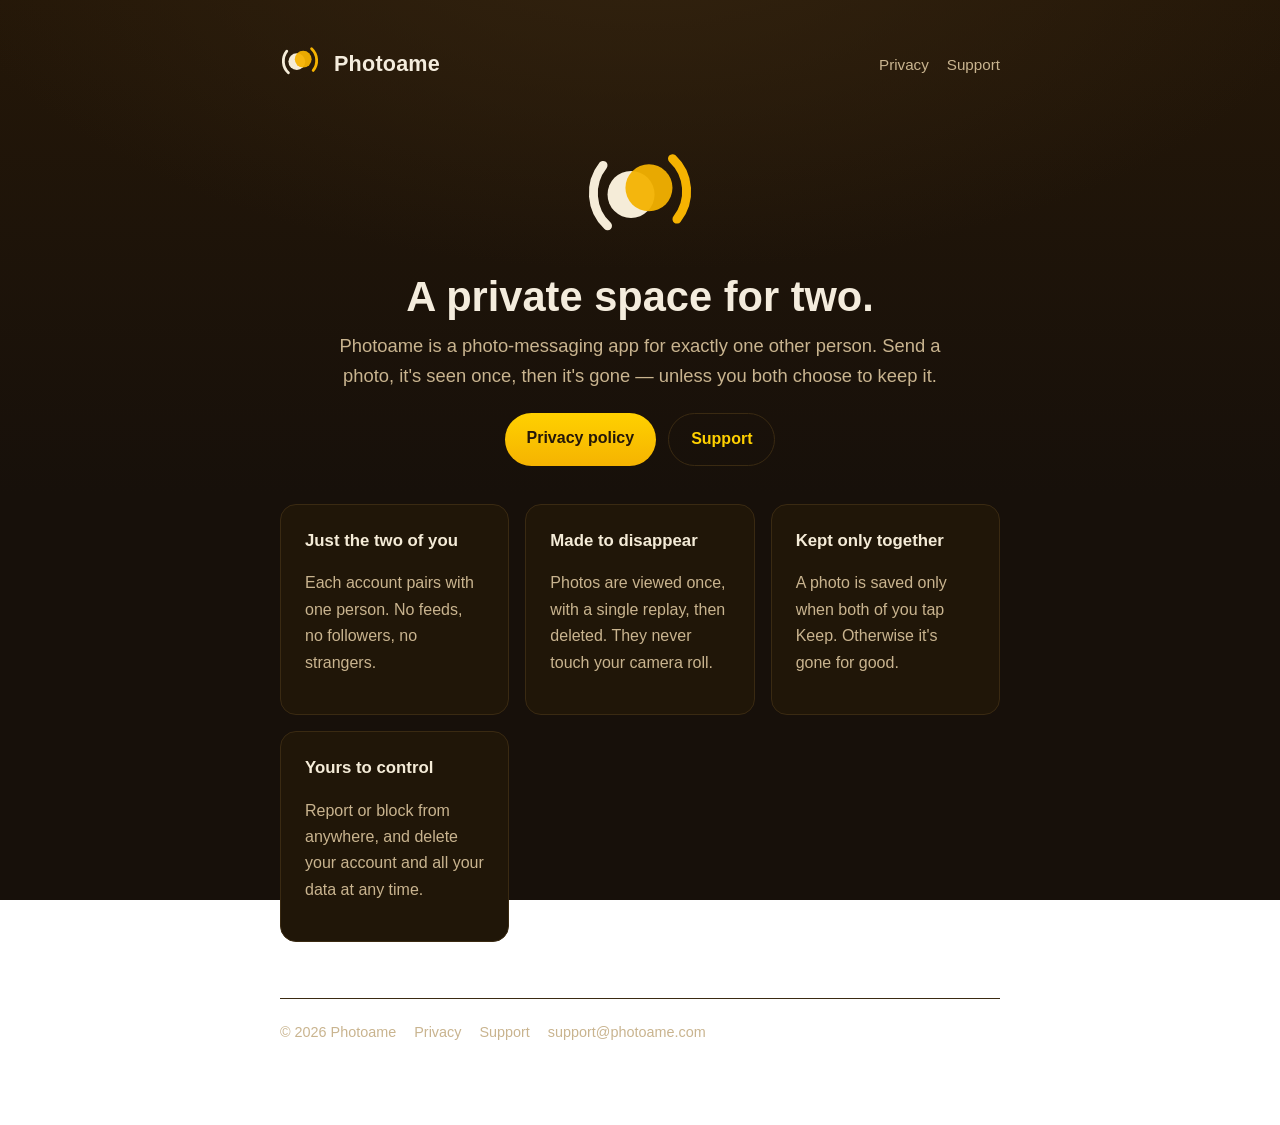
<file: index.html>
<!doctype html>
<html lang="en">
<head>
  <meta charset="utf-8">
  <meta name="viewport" content="width=device-width, initial-scale=1">
  <title>Photoame — a private space for two</title>
  <meta name="description" content="Photoame is a photo-messaging app for two people. Disappearing photos, shared only with the one person you pair with.">
  <link rel="stylesheet" href="/style.css">
  <link rel="icon" href="data:image/svg+xml,%3Csvg xmlns='http://www.w3.org/2000/svg' viewBox='0 0 100 100'%3E%3Crect width='100' height='100' rx='22' fill='%23241708'/%3E%3Ccircle cx='42' cy='54' r='20' fill='%23f5ecd8'/%3E%3Ccircle cx='58' cy='48' r='20' fill='%23f5b301'/%3E%3C/svg%3E">
</head>
<body>
  <div class="wrap">
    <header class="site">
      <span class="logo">
        <svg width="40" height="40" viewBox="0 0 100 100" aria-hidden="true">
          <circle cx="42" cy="54" r="21" fill="#f5ecd8"/>
          <circle cx="58" cy="48" r="21" fill="#f5b301" fill-opacity="0.94"/>
          <path d="M79 22 A40 40 0 0 1 83 76" fill="none" stroke="#f5b301" stroke-width="7" stroke-linecap="round"/>
          <path d="M21 82 A40 40 0 0 1 17 28" fill="none" stroke="#f5ecd8" stroke-width="7" stroke-linecap="round"/>
        </svg>
      </span>
      <a class="name" href="/">Photoame</a>
      <nav class="top">
        <a href="/privacy/">Privacy</a>
        <a href="/support/">Support</a>
      </nav>
    </header>

    <section class="hero">
      <span class="logo">
        <svg width="112" height="112" viewBox="0 0 100 100" aria-hidden="true">
          <circle cx="42" cy="54" r="21" fill="#f5ecd8"/>
          <circle cx="58" cy="48" r="21" fill="#f5b301" fill-opacity="0.94"/>
          <path d="M79 22 A40 40 0 0 1 83 76" fill="none" stroke="#f5b301" stroke-width="8" stroke-linecap="round"/>
          <path d="M21 82 A40 40 0 0 1 17 28" fill="none" stroke="#f5ecd8" stroke-width="8" stroke-linecap="round"/>
        </svg>
      </span>
      <h1>A private space for two.</h1>
      <p class="lead" style="margin: 10px auto 0;">
        Photoame is a photo-messaging app for exactly one other person. Send a
        photo, it's seen once, then it's gone — unless you both choose to keep it.
      </p>
      <div class="pill-row">
        <a class="btn" href="/privacy/">Privacy policy</a>
        <a class="btn secondary" href="/support/">Support</a>
      </div>
    </section>

    <div class="feature-grid">
      <div class="card">
        <h3>Just the two of you</h3>
        <p class="muted">Each account pairs with one person. No feeds, no followers, no strangers.</p>
      </div>
      <div class="card">
        <h3>Made to disappear</h3>
        <p class="muted">Photos are viewed once, with a single replay, then deleted. They never touch your camera roll.</p>
      </div>
      <div class="card">
        <h3>Kept only together</h3>
        <p class="muted">A photo is saved only when both of you tap Keep. Otherwise it's gone for good.</p>
      </div>
      <div class="card">
        <h3>Yours to control</h3>
        <p class="muted">Report or block from anywhere, and delete your account and all your data at any time.</p>
      </div>
    </div>

    <footer class="site">
      <span>© <span id="y">2026</span> Photoame</span>
      <a href="/privacy/">Privacy</a>
      <a href="/support/">Support</a>
      <a href="mailto:support@photoame.com">support@photoame.com</a>
    </footer>
  </div>
  <script>document.getElementById('y').textContent = new Date().getFullYear();</script>
</body>
</html>
</file>
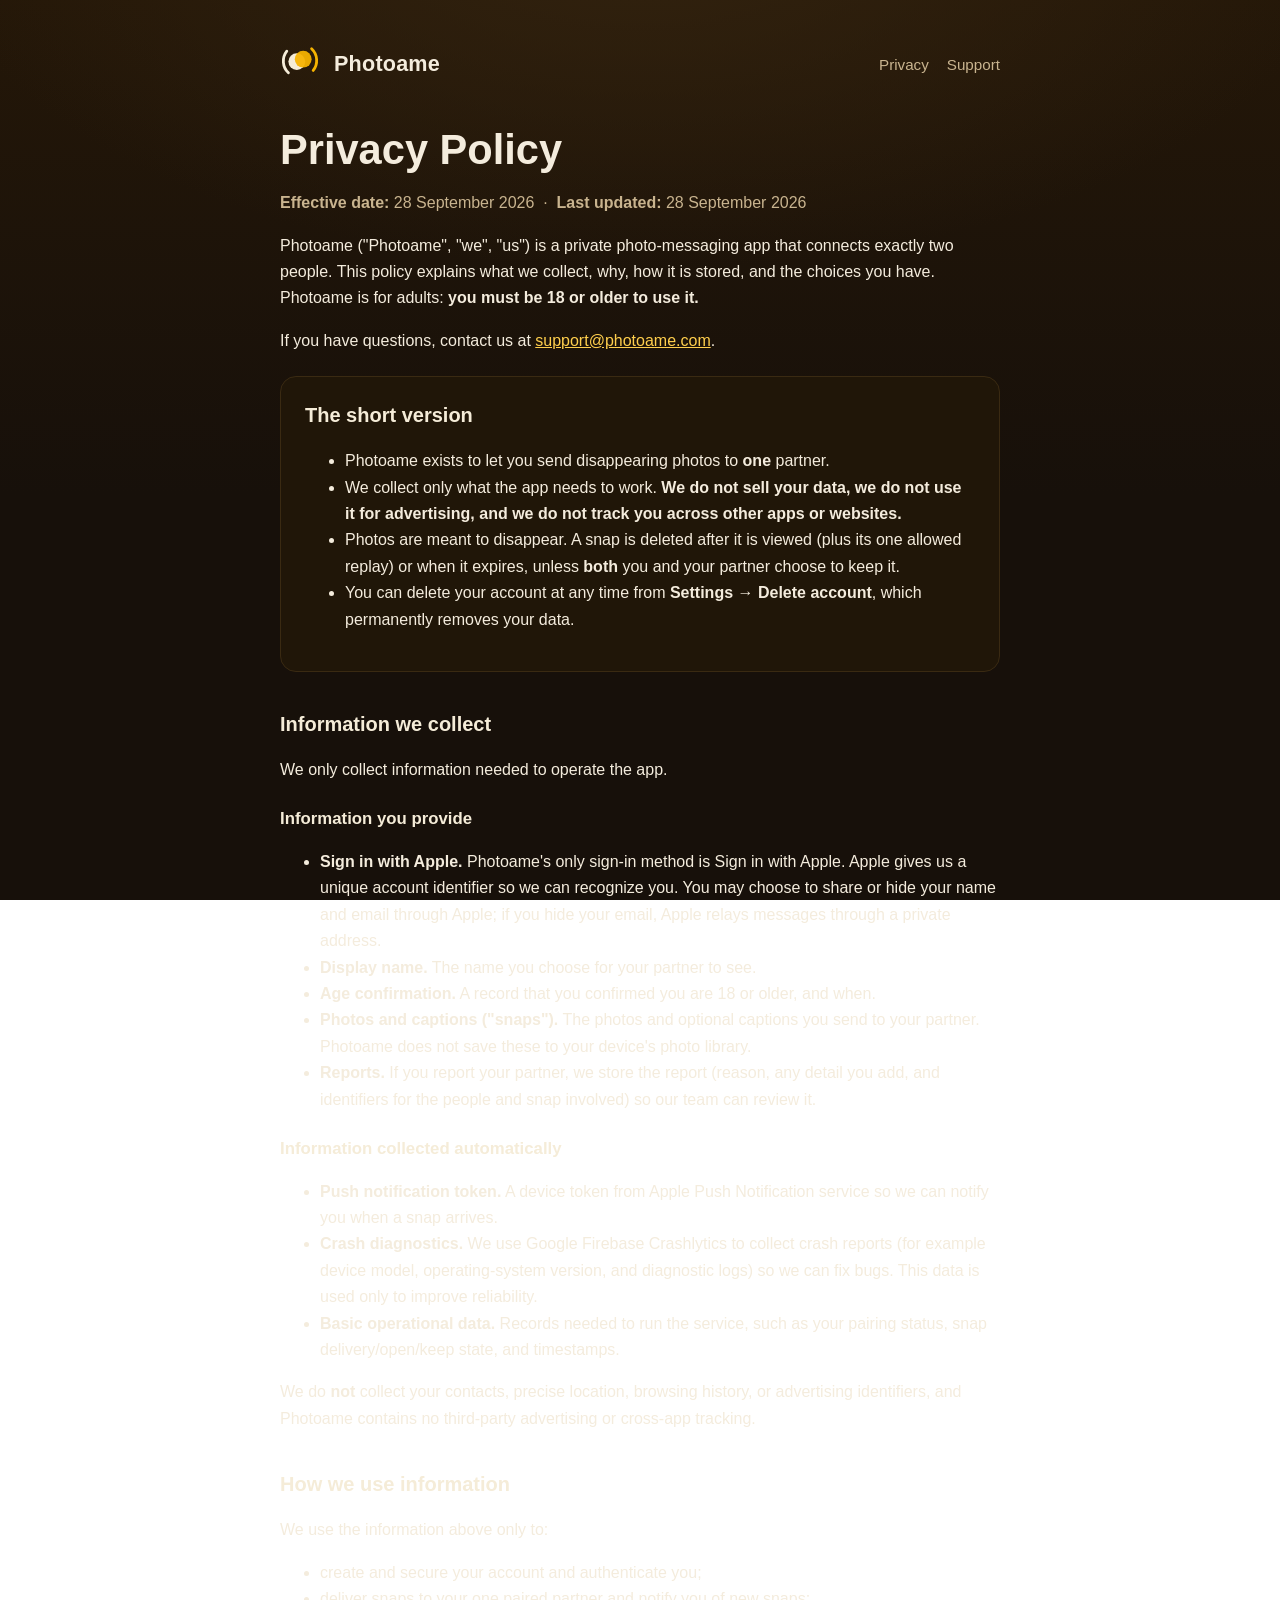
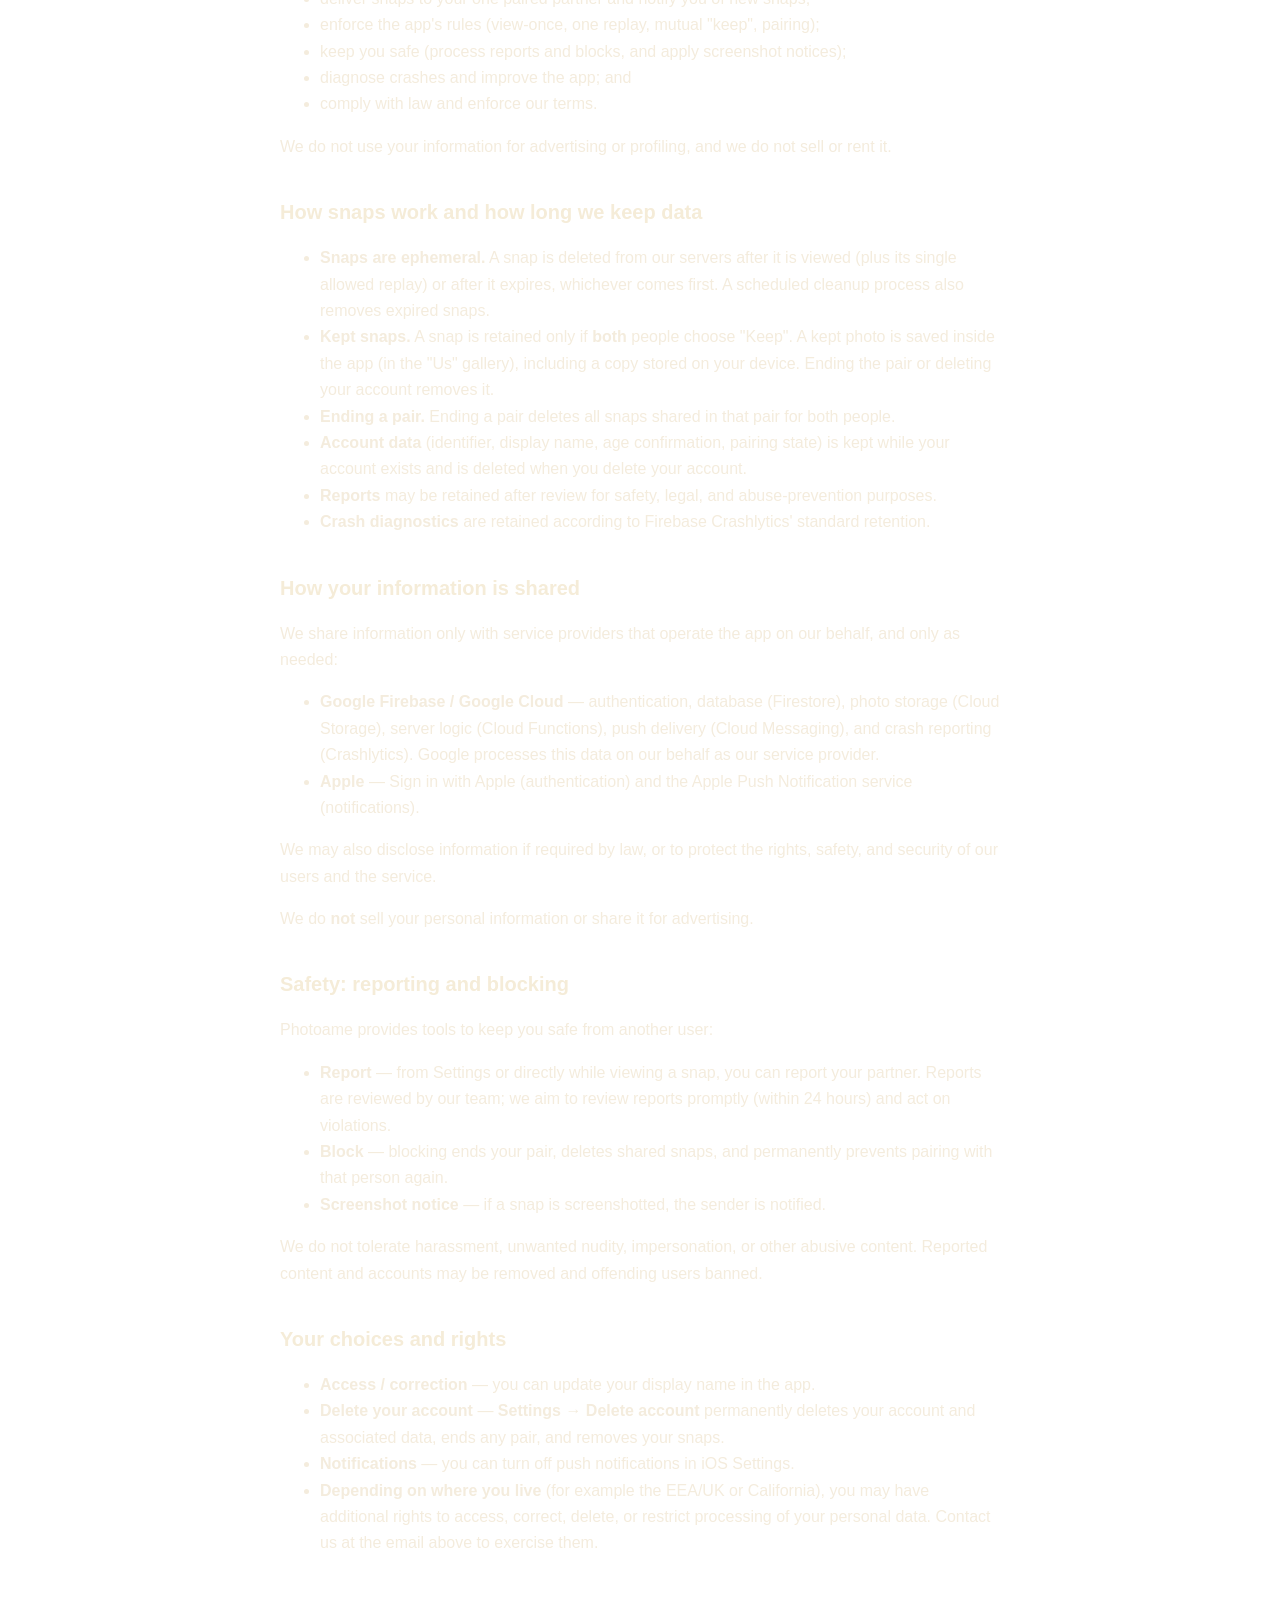
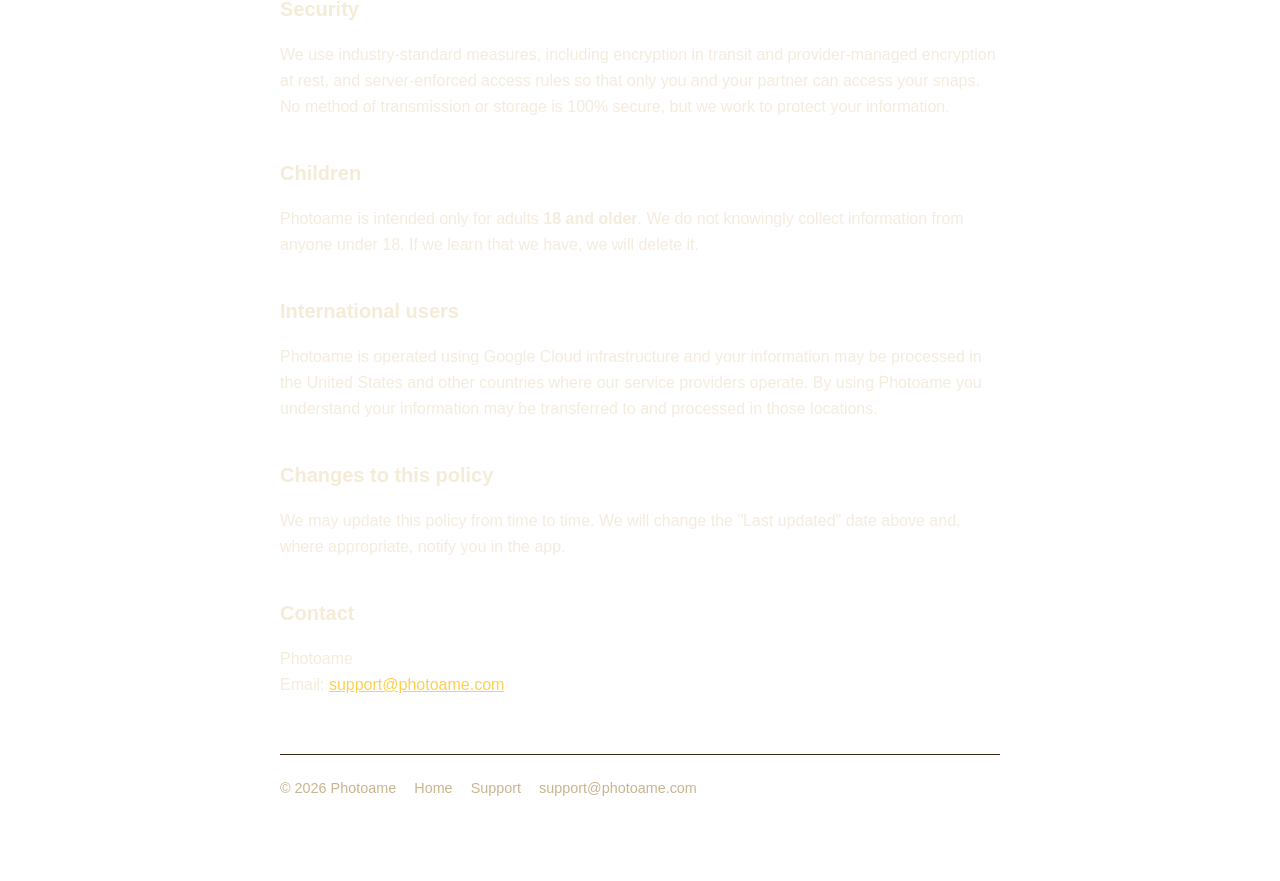
<file: privacy/index.html>
<!doctype html>
<html lang="en">
<head>
  <meta charset="utf-8">
  <meta name="viewport" content="width=device-width, initial-scale=1">
  <title>Privacy Policy — Photoame</title>
  <meta name="description" content="How Photoame collects, uses, and protects your information.">
  <link rel="stylesheet" href="/style.css">
  <link rel="icon" href="data:image/svg+xml,%3Csvg xmlns='http://www.w3.org/2000/svg' viewBox='0 0 100 100'%3E%3Crect width='100' height='100' rx='22' fill='%23241708'/%3E%3Ccircle cx='42' cy='54' r='20' fill='%23f5ecd8'/%3E%3Ccircle cx='58' cy='48' r='20' fill='%23f5b301'/%3E%3C/svg%3E">
</head>
<body>
  <div class="wrap">
    <header class="site">
      <span class="logo">
        <svg width="40" height="40" viewBox="0 0 100 100" aria-hidden="true">
          <circle cx="42" cy="54" r="21" fill="#f5ecd8"/>
          <circle cx="58" cy="48" r="21" fill="#f5b301" fill-opacity="0.94"/>
          <path d="M79 22 A40 40 0 0 1 83 76" fill="none" stroke="#f5b301" stroke-width="7" stroke-linecap="round"/>
          <path d="M21 82 A40 40 0 0 1 17 28" fill="none" stroke="#f5ecd8" stroke-width="7" stroke-linecap="round"/>
        </svg>
      </span>
      <a class="name" href="/">Photoame</a>
      <nav class="top">
        <a href="/privacy/">Privacy</a>
        <a href="/support/">Support</a>
      </nav>
    </header>

    <h1>Privacy Policy</h1>
    <p class="muted"><strong>Effective date:</strong> 28 September 2026 &nbsp;·&nbsp; <strong>Last updated:</strong> 28 September 2026</p>

    <p>Photoame ("Photoame", "we", "us") is a private photo-messaging app that
    connects exactly two people. This policy explains what we collect, why, how it
    is stored, and the choices you have. Photoame is for adults: <strong>you must
    be 18 or older to use it.</strong></p>

    <p>If you have questions, contact us at
    <a href="mailto:support@photoame.com">support@photoame.com</a>.</p>

    <div class="card">
      <h2 style="margin-top:0">The short version</h2>
      <ul>
        <li>Photoame exists to let you send disappearing photos to <strong>one</strong> partner.</li>
        <li>We collect only what the app needs to work. <strong>We do not sell your data, we do not use it for advertising, and we do not track you across other apps or websites.</strong></li>
        <li>Photos are meant to disappear. A snap is deleted after it is viewed (plus its one allowed replay) or when it expires, unless <strong>both</strong> you and your partner choose to keep it.</li>
        <li>You can delete your account at any time from <strong>Settings → Delete account</strong>, which permanently removes your data.</li>
      </ul>
    </div>

    <h2>Information we collect</h2>
    <p>We only collect information needed to operate the app.</p>

    <h3>Information you provide</h3>
    <ul>
      <li><strong>Sign in with Apple.</strong> Photoame's only sign-in method is Sign in with Apple. Apple gives us a unique account identifier so we can recognize you. You may choose to share or hide your name and email through Apple; if you hide your email, Apple relays messages through a private address.</li>
      <li><strong>Display name.</strong> The name you choose for your partner to see.</li>
      <li><strong>Age confirmation.</strong> A record that you confirmed you are 18 or older, and when.</li>
      <li><strong>Photos and captions ("snaps").</strong> The photos and optional captions you send to your partner. Photoame does not save these to your device's photo library.</li>
      <li><strong>Reports.</strong> If you report your partner, we store the report (reason, any detail you add, and identifiers for the people and snap involved) so our team can review it.</li>
    </ul>

    <h3>Information collected automatically</h3>
    <ul>
      <li><strong>Push notification token.</strong> A device token from Apple Push Notification service so we can notify you when a snap arrives.</li>
      <li><strong>Crash diagnostics.</strong> We use Google Firebase Crashlytics to collect crash reports (for example device model, operating-system version, and diagnostic logs) so we can fix bugs. This data is used only to improve reliability.</li>
      <li><strong>Basic operational data.</strong> Records needed to run the service, such as your pairing status, snap delivery/open/keep state, and timestamps.</li>
    </ul>

    <p>We do <strong>not</strong> collect your contacts, precise location, browsing
    history, or advertising identifiers, and Photoame contains no third-party
    advertising or cross-app tracking.</p>

    <h2>How we use information</h2>
    <p>We use the information above only to:</p>
    <ul>
      <li>create and secure your account and authenticate you;</li>
      <li>deliver snaps to your one paired partner and notify you of new snaps;</li>
      <li>enforce the app's rules (view-once, one replay, mutual "keep", pairing);</li>
      <li>keep you safe (process reports and blocks, and apply screenshot notices);</li>
      <li>diagnose crashes and improve the app; and</li>
      <li>comply with law and enforce our terms.</li>
    </ul>
    <p>We do not use your information for advertising or profiling, and we do not
    sell or rent it.</p>

    <h2>How snaps work and how long we keep data</h2>
    <ul>
      <li><strong>Snaps are ephemeral.</strong> A snap is deleted from our servers after it is viewed (plus its single allowed replay) or after it expires, whichever comes first. A scheduled cleanup process also removes expired snaps.</li>
      <li><strong>Kept snaps.</strong> A snap is retained only if <strong>both</strong> people choose "Keep". A kept photo is saved inside the app (in the "Us" gallery), including a copy stored on your device. Ending the pair or deleting your account removes it.</li>
      <li><strong>Ending a pair.</strong> Ending a pair deletes all snaps shared in that pair for both people.</li>
      <li><strong>Account data</strong> (identifier, display name, age confirmation, pairing state) is kept while your account exists and is deleted when you delete your account.</li>
      <li><strong>Reports</strong> may be retained after review for safety, legal, and abuse-prevention purposes.</li>
      <li><strong>Crash diagnostics</strong> are retained according to Firebase Crashlytics' standard retention.</li>
    </ul>

    <h2>How your information is shared</h2>
    <p>We share information only with service providers that operate the app on our
    behalf, and only as needed:</p>
    <ul>
      <li><strong>Google Firebase / Google Cloud</strong> — authentication, database (Firestore), photo storage (Cloud Storage), server logic (Cloud Functions), push delivery (Cloud Messaging), and crash reporting (Crashlytics). Google processes this data on our behalf as our service provider.</li>
      <li><strong>Apple</strong> — Sign in with Apple (authentication) and the Apple Push Notification service (notifications).</li>
    </ul>
    <p>We may also disclose information if required by law, or to protect the
    rights, safety, and security of our users and the service.</p>
    <p>We do <strong>not</strong> sell your personal information or share it for advertising.</p>

    <h2>Safety: reporting and blocking</h2>
    <p>Photoame provides tools to keep you safe from another user:</p>
    <ul>
      <li><strong>Report</strong> — from Settings or directly while viewing a snap, you can report your partner. Reports are reviewed by our team; we aim to review reports promptly (within 24 hours) and act on violations.</li>
      <li><strong>Block</strong> — blocking ends your pair, deletes shared snaps, and permanently prevents pairing with that person again.</li>
      <li><strong>Screenshot notice</strong> — if a snap is screenshotted, the sender is notified.</li>
    </ul>
    <p>We do not tolerate harassment, unwanted nudity, impersonation, or other
    abusive content. Reported content and accounts may be removed and offending
    users banned.</p>

    <h2>Your choices and rights</h2>
    <ul>
      <li><strong>Access / correction</strong> — you can update your display name in the app.</li>
      <li><strong>Delete your account</strong> — <strong>Settings → Delete account</strong> permanently deletes your account and associated data, ends any pair, and removes your snaps.</li>
      <li><strong>Notifications</strong> — you can turn off push notifications in iOS Settings.</li>
      <li><strong>Depending on where you live</strong> (for example the EEA/UK or California), you may have additional rights to access, correct, delete, or restrict processing of your personal data. Contact us at the email above to exercise them.</li>
    </ul>

    <h2>Security</h2>
    <p>We use industry-standard measures, including encryption in transit and
    provider-managed encryption at rest, and server-enforced access rules so that
    only you and your partner can access your snaps. No method of transmission or
    storage is 100% secure, but we work to protect your information.</p>

    <h2>Children</h2>
    <p>Photoame is intended only for adults <strong>18 and older</strong>. We do
    not knowingly collect information from anyone under 18. If we learn that we
    have, we will delete it.</p>

    <h2>International users</h2>
    <p>Photoame is operated using Google Cloud infrastructure and your information
    may be processed in the United States and other countries where our service
    providers operate. By using Photoame you understand your information may be
    transferred to and processed in those locations.</p>

    <h2>Changes to this policy</h2>
    <p>We may update this policy from time to time. We will change the "Last
    updated" date above and, where appropriate, notify you in the app.</p>

    <h2>Contact</h2>
    <p>Photoame<br>
    Email: <a href="mailto:support@photoame.com">support@photoame.com</a></p>

    <footer class="site">
      <span>© <span id="y">2026</span> Photoame</span>
      <a href="/">Home</a>
      <a href="/support/">Support</a>
      <a href="mailto:support@photoame.com">support@photoame.com</a>
    </footer>
  </div>
  <script>document.getElementById('y').textContent = new Date().getFullYear();</script>
</body>
</html>
</file>
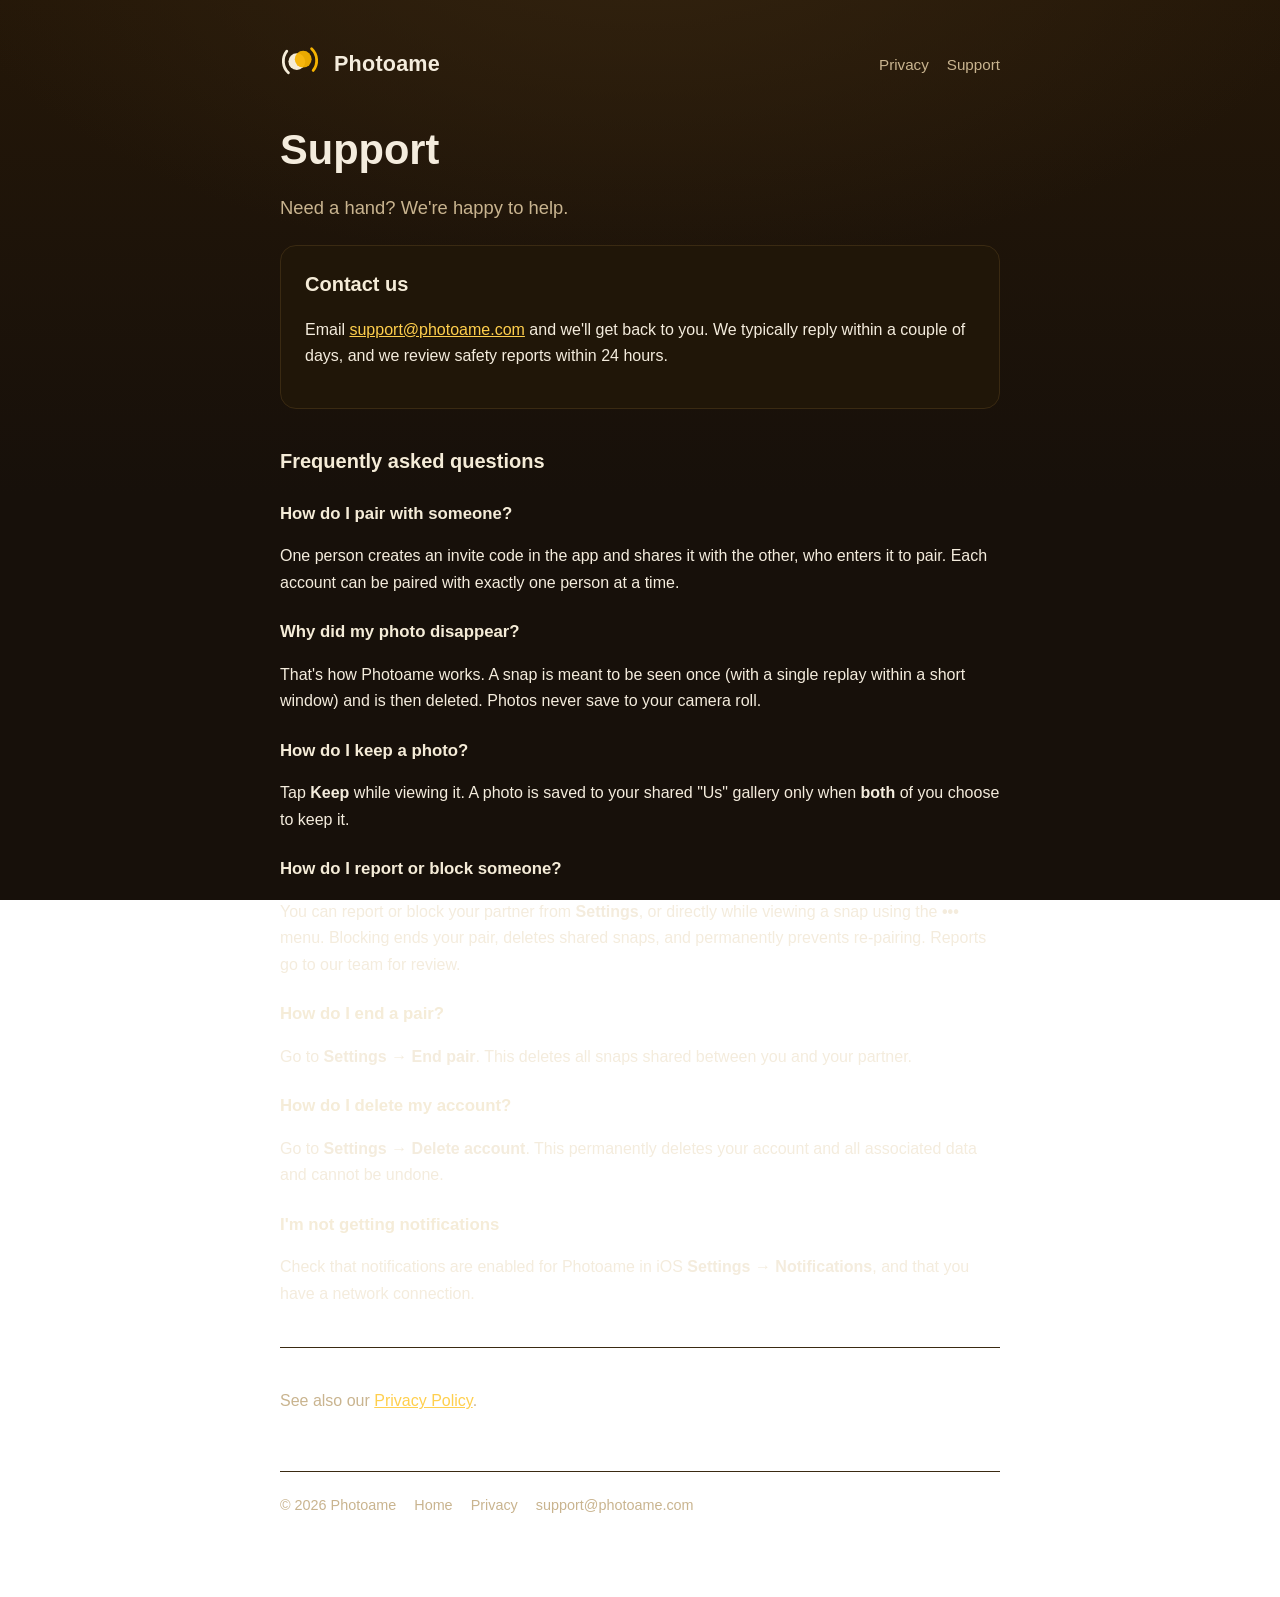
<file: support/index.html>
<!doctype html>
<html lang="en">
<head>
  <meta charset="utf-8">
  <meta name="viewport" content="width=device-width, initial-scale=1">
  <title>Support — Photoame</title>
  <meta name="description" content="Get help with Photoame: pairing, snaps, keeping photos, safety, and account deletion.">
  <link rel="stylesheet" href="/style.css">
  <link rel="icon" href="data:image/svg+xml,%3Csvg xmlns='http://www.w3.org/2000/svg' viewBox='0 0 100 100'%3E%3Crect width='100' height='100' rx='22' fill='%23241708'/%3E%3Ccircle cx='42' cy='54' r='20' fill='%23f5ecd8'/%3E%3Ccircle cx='58' cy='48' r='20' fill='%23f5b301'/%3E%3C/svg%3E">
</head>
<body>
  <div class="wrap">
    <header class="site">
      <span class="logo">
        <svg width="40" height="40" viewBox="0 0 100 100" aria-hidden="true">
          <circle cx="42" cy="54" r="21" fill="#f5ecd8"/>
          <circle cx="58" cy="48" r="21" fill="#f5b301" fill-opacity="0.94"/>
          <path d="M79 22 A40 40 0 0 1 83 76" fill="none" stroke="#f5b301" stroke-width="7" stroke-linecap="round"/>
          <path d="M21 82 A40 40 0 0 1 17 28" fill="none" stroke="#f5ecd8" stroke-width="7" stroke-linecap="round"/>
        </svg>
      </span>
      <a class="name" href="/">Photoame</a>
      <nav class="top">
        <a href="/privacy/">Privacy</a>
        <a href="/support/">Support</a>
      </nav>
    </header>

    <h1>Support</h1>
    <p class="lead">Need a hand? We're happy to help.</p>

    <div class="card">
      <h2 style="margin-top:0">Contact us</h2>
      <p>Email <a href="mailto:support@photoame.com">support@photoame.com</a> and we'll
      get back to you. We typically reply within a couple of days, and we review
      safety reports within 24 hours.</p>
    </div>

    <h2>Frequently asked questions</h2>

    <h3>How do I pair with someone?</h3>
    <p>One person creates an invite code in the app and shares it with the other,
    who enters it to pair. Each account can be paired with exactly one person at a time.</p>

    <h3>Why did my photo disappear?</h3>
    <p>That's how Photoame works. A snap is meant to be seen once (with a single
    replay within a short window) and is then deleted. Photos never save to your
    camera roll.</p>

    <h3>How do I keep a photo?</h3>
    <p>Tap <strong>Keep</strong> while viewing it. A photo is saved to your shared
    "Us" gallery only when <strong>both</strong> of you choose to keep it.</p>

    <h3>How do I report or block someone?</h3>
    <p>You can report or block your partner from <strong>Settings</strong>, or
    directly while viewing a snap using the <strong>•••</strong> menu. Blocking
    ends your pair, deletes shared snaps, and permanently prevents re-pairing.
    Reports go to our team for review.</p>

    <h3>How do I end a pair?</h3>
    <p>Go to <strong>Settings → End pair</strong>. This deletes all snaps shared
    between you and your partner.</p>

    <h3>How do I delete my account?</h3>
    <p>Go to <strong>Settings → Delete account</strong>. This permanently deletes
    your account and all associated data and cannot be undone.</p>

    <h3>I'm not getting notifications</h3>
    <p>Check that notifications are enabled for Photoame in iOS <strong>Settings →
    Notifications</strong>, and that you have a network connection.</p>

    <hr>
    <p class="muted">See also our <a href="/privacy/">Privacy Policy</a>.</p>

    <footer class="site">
      <span>© <span id="y">2026</span> Photoame</span>
      <a href="/">Home</a>
      <a href="/privacy/">Privacy</a>
      <a href="mailto:support@photoame.com">support@photoame.com</a>
    </footer>
  </div>
  <script>document.getElementById('y').textContent = new Date().getFullYear();</script>
</body>
</html>
</file>
<file: style.css>
:root {
  --bg: #17100a;
  --bg-2: #241708;
  --card: #201608;
  --border: #3a2a12;
  --text: #f4ecdd;
  --muted: #c9b48f;
  --gold: #f5b301;
  --gold-bright: #ffd100;
  --cream: #f5ecd8;
  --link: #ffcf4d;
  --maxw: 760px;
}

* { box-sizing: border-box; }

html { -webkit-text-size-adjust: 100%; }

body {
  margin: 0;
  font-family: -apple-system, BlinkMacSystemFont, "Segoe UI", Roboto, Helvetica, Arial, sans-serif;
  line-height: 1.65;
  color: var(--text);
  background:
    radial-gradient(1200px 600px at 50% -10%, #33230f 0%, transparent 60%),
    linear-gradient(180deg, var(--bg-2) 0%, var(--bg) 55%);
  background-attachment: fixed;
  min-height: 100vh;
}

.wrap { max-width: var(--maxw); margin: 0 auto; padding: 32px 20px 80px; }

header.site {
  display: flex;
  align-items: center;
  gap: 14px;
  padding: 8px 0 20px;
}

header.site .name {
  font-size: 1.35rem;
  font-weight: 700;
  letter-spacing: 0.2px;
}

header.site a { color: var(--text); text-decoration: none; }

.logo { flex: 0 0 auto; }

nav.top { margin-left: auto; display: flex; gap: 18px; font-size: 0.95rem; }
nav.top a { color: var(--muted); text-decoration: none; }
nav.top a:hover { color: var(--gold-bright); }

h1 {
  font-size: clamp(1.8rem, 5vw, 2.6rem);
  line-height: 1.15;
  margin: 18px 0 8px;
}

h2 {
  font-size: 1.25rem;
  margin: 36px 0 10px;
  color: var(--cream);
}

h3 { font-size: 1.05rem; margin: 22px 0 6px; color: var(--cream); }

p, li { color: var(--text); }
.muted { color: var(--muted); }

a { color: var(--link); }

.lead { font-size: 1.15rem; color: var(--muted); max-width: 60ch; }

.card {
  background: var(--card);
  border: 1px solid var(--border);
  border-radius: 16px;
  padding: 22px 24px;
  margin: 22px 0;
}

.hero { text-align: center; padding: 26px 0 8px; }
.hero .logo { display: inline-block; }

.btn {
  display: inline-block;
  margin-top: 22px;
  padding: 12px 22px;
  border-radius: 999px;
  background: linear-gradient(180deg, var(--gold-bright), var(--gold));
  color: #241708;
  font-weight: 700;
  text-decoration: none;
}
.btn.secondary {
  background: transparent;
  color: var(--gold-bright);
  border: 1px solid var(--border);
}

.pill-row { display: flex; gap: 12px; flex-wrap: wrap; justify-content: center; }

hr { border: none; border-top: 1px solid var(--border); margin: 40px 0; }

code { background: #2a1d0c; padding: 2px 6px; border-radius: 6px; font-size: 0.9em; }

footer.site {
  margin-top: 56px;
  padding-top: 22px;
  border-top: 1px solid var(--border);
  color: var(--muted);
  font-size: 0.9rem;
  display: flex;
  gap: 18px;
  flex-wrap: wrap;
}
footer.site a { color: var(--muted); text-decoration: none; }
footer.site a:hover { color: var(--gold-bright); }

.feature-grid {
  display: grid;
  grid-template-columns: repeat(auto-fit, minmax(220px, 1fr));
  gap: 16px;
  margin: 30px 0;
}
.feature-grid .card { margin: 0; }
.feature-grid h3 { margin-top: 0; }
</file>
